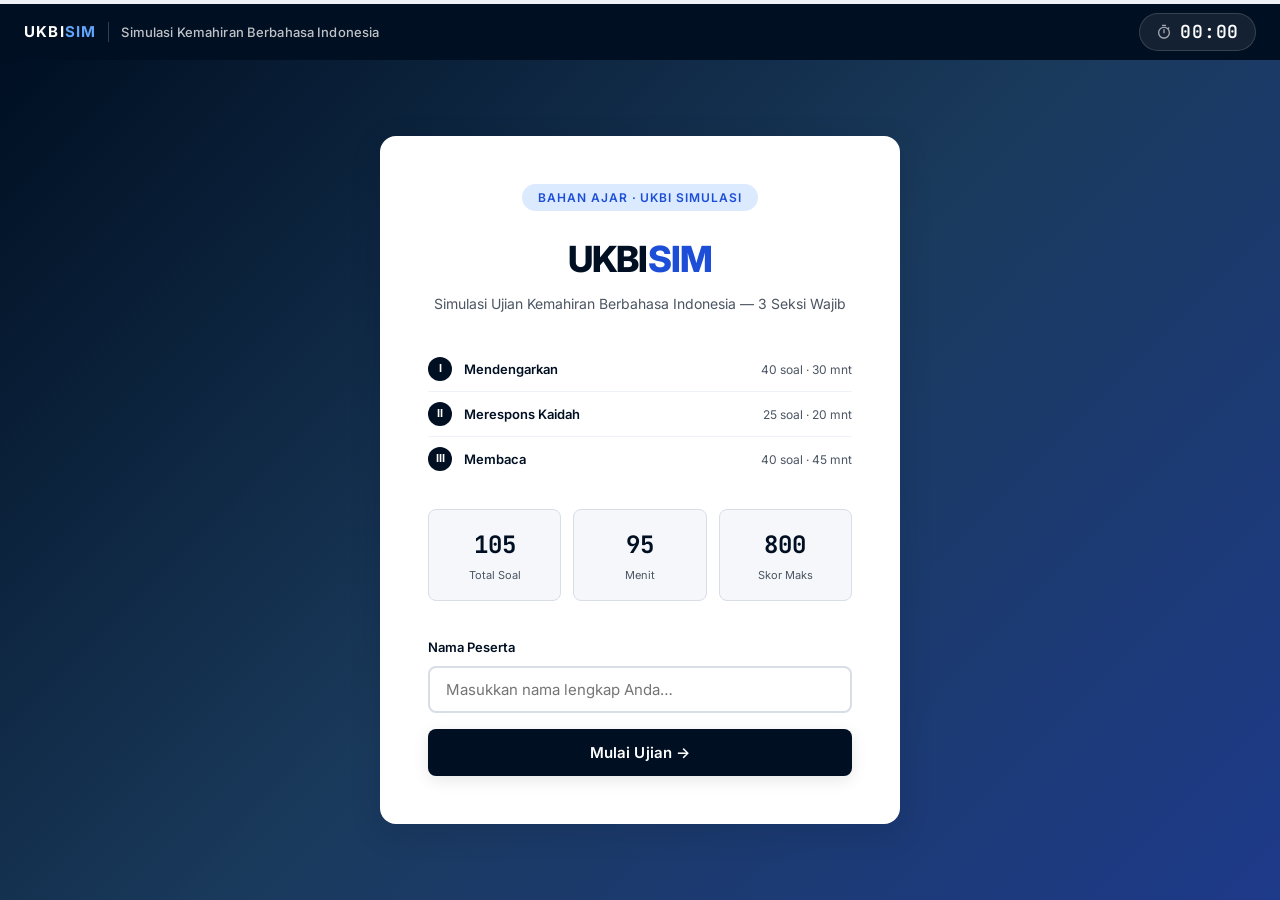
<file: index.html>
<!DOCTYPE html>
<html lang="id">
<head>
  <meta charset="UTF-8">
  <meta name="viewport" content="width=device-width, initial-scale=1.0">
  <meta name="description" content="Simulasi Ujian Kemahiran Berbahasa Indonesia (UKBI) — Latihan soal Seksi Mendengarkan, Merespons Kaidah, dan Membaca secara online dan gratis.">
  <title>UKBI Simulasi — Ujian Kemahiran Berbahasa Indonesia</title>
  <link rel="stylesheet" href="css/styles.css">
</head>
<body>

  <!-- ── Progress Bar (4px top) ─────────────────────── -->
  <div id="progress-bar-outer" aria-hidden="true">
    <div id="progress-bar-fill"></div>
  </div>

  <!-- ── App Header ─────────────────────────────────── -->
  <header id="app-header" role="banner">
    <div class="header-left">
      <div class="header-logo">UKBI<span>SIM</span></div>
      <div class="header-divider" aria-hidden="true"></div>
      <span id="header-section-title" aria-live="polite">Simulasi Kemahiran Berbahasa Indonesia</span>
    </div>
    <div class="header-right">
      <span id="header-peserta-name" aria-label="Nama peserta"></span>
      <div class="timer-wrap" id="timer-wrap" aria-label="Waktu tersisa">
        <svg class="timer-icon" width="16" height="16" viewBox="0 0 24 24" fill="currentColor">
          <path d="M15 1H9v2h6V1zm-4 13h2V8h-2v6zm8.03-6.61l1.42-1.42c-.43-.51-.9-.99-1.41-1.41l-1.42 1.42C16.07 4.74 14.12 4 12 4c-4.97 0-9 4.03-9 9s4.02 9 9 9 9-4.03 9-9c0-2.12-.74-4.07-1.97-5.61zM12 20c-3.87 0-7-3.13-7-7s3.13-7 7-7 7 3.13 7 7-3.13 7-7 7z"/>
        </svg>
        <span id="header-timer" role="timer" aria-live="off">00:00</span>
      </div>
    </div>
  </header>

  <!-- ── Main ───────────────────────────────────────── -->
  <main id="app-main" role="main">

    <!-- ════════════════════════════════════════════════
         VIEW: Landing
    ════════════════════════════════════════════════ -->
    <div id="view-landing" class="hidden" role="region" aria-label="Halaman Pembuka">
      <div class="landing-card">
        <div class="landing-badge">Bahan Ajar · UKBI Simulasi</div>
        <div class="landing-logo-big">UKBI<span>SIM</span></div>
        <p class="landing-subtitle">Simulasi Ujian Kemahiran Berbahasa Indonesia — 3 Seksi Wajib</p>

        <!-- Seksi list -->
        <div class="landing-seksi-list" role="list" aria-label="Daftar seksi ujian">
          <div class="seksi-row" role="listitem">
            <div class="seksi-num">I</div>
            <span class="seksi-name">Mendengarkan</span>
            <span class="seksi-meta">40 soal · 30 mnt</span>
          </div>
          <div class="seksi-row" role="listitem">
            <div class="seksi-num">II</div>
            <span class="seksi-name">Merespons Kaidah</span>
            <span class="seksi-meta">25 soal · 20 mnt</span>
          </div>
          <div class="seksi-row" role="listitem">
            <div class="seksi-num">III</div>
            <span class="seksi-name">Membaca</span>
            <span class="seksi-meta">40 soal · 45 mnt</span>
          </div>
        </div>

        <!-- Stats -->
        <div class="landing-stats" role="group" aria-label="Statistik ujian">
          <div class="stat-item">
            <span class="stat-num">105</span>
            <span class="stat-label">Total Soal</span>
          </div>
          <div class="stat-item">
            <span class="stat-num">95</span>
            <span class="stat-label">Menit</span>
          </div>
          <div class="stat-item">
            <span class="stat-num">800</span>
            <span class="stat-label">Skor Maks</span>
          </div>
        </div>

        <!-- Resume banner -->
        <div id="resume-banner" class="resume-banner hidden" role="alert">
          <strong>Sesi sebelumnya ditemukan!</strong> Kamu sempat mengerjakan sebagai
          <strong id="resume-name"></strong>. Lanjutkan?
          <div class="resume-actions">
            <button id="resume-btn">Lanjutkan Sesi</button>
            <button id="resume-dismiss">Mulai Baru</button>
          </div>
        </div>

        <!-- Form -->
        <label class="landing-form-label" for="landing-nama">Nama Peserta</label>
        <input
          type="text"
          id="landing-nama"
          placeholder="Masukkan nama lengkap Anda…"
          autocomplete="name"
          maxlength="80"
          aria-required="true"
        >
        <button id="landing-mulai-btn" type="button" aria-label="Mulai ujian UKBI simulasi">
          Mulai Ujian →
        </button>
      </div>
    </div>

    <!-- ════════════════════════════════════════════════
         VIEW: Transition
    ════════════════════════════════════════════════ -->
    <div id="view-transition" class="hidden" role="region" aria-label="Layar Transisi Seksi">
      <div class="transition-card">
        <div class="trans-icon" aria-hidden="true">📋</div>
        <h2 id="trans-title">Seksi —</h2>
        <p id="trans-durasi" aria-label="Durasi dan jumlah soal"></p>
        <p id="trans-instruksi"></p>
        <button id="trans-mulai-btn" type="button">Mulai Sekarang →</button>
      </div>
    </div>

    <!-- ════════════════════════════════════════════════
         VIEW: Exam
    ════════════════════════════════════════════════ -->
    <div id="view-exam" class="hidden" role="region" aria-label="Layar Ujian">
      <!-- Exam content (diisi oleh JS) -->
      <div id="exam-content" aria-live="polite" aria-label="Soal ujian"></div>

      <!-- Question Tracker -->
      <nav id="tracker-bar" role="navigation" aria-label="Navigasi soal">
        <div id="tracker-grid" role="list" aria-label="Daftar nomor soal"></div>
      </nav>
    </div>

    <!-- ════════════════════════════════════════════════
         VIEW: Result
    ════════════════════════════════════════════════ -->
    <div id="view-result" class="hidden" role="region" aria-label="Halaman Hasil Ujian">
      <div class="result-container">

        <!-- Header Card -->
        <div class="result-header-card">
          <div class="result-header-left">
            <h1>Hasil Ujian Selesai</h1>
            <p class="result-meta">
              Peserta: <strong id="result-peserta"></strong>
            </p>
            <p class="result-meta" id="result-tgl"></p>
            <p class="result-meta">Durasi total: <span id="result-durasi"></span></p>
          </div>
          <div class="result-header-right">
            <div class="result-komposit-label">Skor Komposit UKBI</div>
            <span id="result-komposit-skor" aria-label="Skor komposit"></span>
            <div id="result-komposit-predikat" aria-label="Predikat UKBI"></div>
          </div>
        </div>

        <!-- Per-seksi cards -->
        <div class="result-cards" role="list" aria-label="Skor per seksi">
          <div class="result-card" id="rc-s1" role="listitem" aria-label="Seksi 1"></div>
          <div class="result-card" id="rc-s2" role="listitem" aria-label="Seksi 2"></div>
          <div class="result-card" id="rc-s3" role="listitem" aria-label="Seksi 3"></div>
        </div>

        <!-- Actions -->
        <div class="result-actions">
          <button id="result-print-btn" type="button" aria-label="Cetak Sertifikat Kemahiran Resmi">
            🎓 Cetak Sertifikat (PDF)
          </button>
          <button id="result-export-btn" type="button" aria-label="Unduh laporan ujian dalam format JSON">
            ⬇ Unduh Data JSON
          </button>
          <button id="result-restart-btn" type="button" aria-label="Mulai ujian baru">
            ↺ Ujian Baru
          </button>
        </div>

        <!-- Review -->
        <h2 class="result-review-title">Rincian Jawaban</h2>
        <div id="result-review" aria-label="Tabel review jawaban"></div>

      </div>
    </div>

  </main>

  <!-- ── Scripts (order matters) ──────────────────────── -->
  <script src="js/utils/timer.js"></script>
  <script src="js/utils/audio.js"></script>
  <script src="js/utils/storage.js"></script>
  <script src="js/database_inline.js"></script>
  <script src="js/data.js"></script>
  <script src="js/sections/section1.js"></script>
  <script src="js/sections/section2.js"></script>
  <script src="js/sections/section3.js"></script>
  <script src="js/app.js"></script>

</body>
</html>
</file>
<file: css/styles.css>
/* ═══════════════════════════════════════════════════════════════
   UKBI Simulasi — Academic Precision Design System
   Google Fonts: Inter + JetBrains Mono
   ═══════════════════════════════════════════════════════════════ */
@import url('https://fonts.googleapis.com/css2?family=Inter:wght@300;400;500;600;700&family=JetBrains+Mono:wght@400;600&display=swap');

/* ── CSS Variables ────────────────────────────────────── */
:root {
  --c-primary:    #000f22;
  --c-primary-70: #1a3a5c;
  --c-primary-40: #4a7aa7;
  --c-primary-10: #e8f0f8;
  --c-accent:     #1d4ed8;
  --c-accent-light: #dbeafe;
  --c-surface:    #ffffff;
  --c-bg:         #f5f7fa;
  --c-bg2:        #eef1f5;
  --c-border:     #d8dde6;
  --c-border-focus: #1d4ed8;
  --c-text:       #000f22;
  --c-text-2:     #4b5563;
  --c-text-3:     #9ca3af;
  --c-success:    #166534;
  --c-success-bg: #dcfce7;
  --c-danger:     #991b1b;
  --c-danger-bg:  #fee2e2;
  --c-warn:       #92400e;
  --c-warn-bg:    #fef3c7;
  --c-amber:      #d97706;
  --c-amber-bg:   #fef9c3;

  --font-base: 'Inter', -apple-system, BlinkMacSystemFont, sans-serif;
  --font-mono: 'JetBrains Mono', 'Fira Code', monospace;
  --radius:    8px;
  --radius-lg: 16px;
  --shadow-sm: 0 1px 3px rgba(0,0,0,0.08), 0 1px 2px rgba(0,0,0,0.06);
  --shadow-md: 0 4px 16px rgba(0,15,34,0.10);
  --shadow-lg: 0 8px 32px rgba(0,15,34,0.14);
  --transition: 180ms cubic-bezier(0.4, 0, 0.2, 1);
}

/* ── Reset ────────────────────────────────────────────── */
*, *::before, *::after { box-sizing: border-box; margin: 0; padding: 0; }
html { font-size: 16px; -webkit-text-size-adjust: 100%; scroll-behavior: smooth; }
body {
  font-family: var(--font-base);
  color: var(--c-text);
  background: var(--c-bg);
  line-height: 1.6;
  height: 100vh;
  overflow: hidden;
  display: flex;
  flex-direction: column;
}
button { cursor: pointer; font-family: inherit; border: none; background: none; }
input  { font-family: inherit; }
.hidden { display: none !important; }

/* ── Progress Bar (top of page) ───────────────────────── */
#progress-bar-outer {
  height: 4px;
  background: var(--c-bg2);
  position: fixed;
  top: 0; left: 0; right: 0;
  z-index: 100;
}
#progress-bar-fill {
  height: 100%;
  background: linear-gradient(90deg, var(--c-accent) 0%, #60a5fa 100%);
  transition: width 0.4s ease;
  width: 0%;
}

/* ── Header ───────────────────────────────────────────── */
#app-header {
  height: 56px;
  background: var(--c-primary);
  color: #fff;
  display: flex;
  align-items: center;
  justify-content: space-between;
  padding: 0 24px;
  flex-shrink: 0;
  margin-top: 4px; /* space for progress bar */
  box-shadow: var(--shadow-md);
}
.header-left { display: flex; align-items: center; gap: 12px; }
.header-logo {
  font-weight: 700;
  font-size: 15px;
  letter-spacing: 0.08em;
  color: #fff;
  text-transform: uppercase;
}
.header-logo span { color: #60a5fa; }
.header-divider { width: 1px; height: 20px; background: rgba(255,255,255,0.2); }
#header-section-title {
  font-size: 13px;
  font-weight: 500;
  color: rgba(255,255,255,0.75);
  letter-spacing: 0.01em;
}
.header-right { display: flex; align-items: center; gap: 16px; }
.timer-wrap {
  display: flex;
  align-items: center;
  gap: 8px;
  background: rgba(255,255,255,0.08);
  border: 1px solid rgba(255,255,255,0.15);
  border-radius: 24px;
  padding: 4px 16px;
}
.timer-icon { opacity: 0.6; }
#header-timer {
  font-family: var(--font-mono);
  font-size: 18px;
  font-weight: 600;
  color: #fff;
  letter-spacing: 0.04em;
  min-width: 52px;
  text-align: center;
}
#header-timer.timer-warning {
  color: #fca5a5;
  animation: timer-pulse 1s ease-in-out infinite;
}
@keyframes timer-pulse {
  0%, 100% { opacity: 1; }
  50% { opacity: 0.6; }
}
#header-peserta-name {
  font-size: 13px;
  color: rgba(255,255,255,0.65);
  font-weight: 500;
}

/* ── Main content area ────────────────────────────────── */
#app-main {
  flex: 1;
  overflow: hidden;
  display: flex;
  flex-direction: column;
}

/* ── View: Landing ────────────────────────────────────── */
#view-landing {
  flex: 1;
  display: flex;
  align-items: center;
  justify-content: center;
  background: linear-gradient(135deg, var(--c-primary) 0%, var(--c-primary-70) 50%, #1e3a8a 100%);
  padding: 32px;
  overflow-y: auto;
}
.landing-card {
  background: var(--c-surface);
  border-radius: var(--radius-lg);
  box-shadow: var(--shadow-lg);
  padding: 48px;
  max-width: 520px;
  width: 100%;
  text-align: center;
}
.landing-badge {
  display: inline-block;
  background: var(--c-accent-light);
  color: var(--c-accent);
  font-size: 12px;
  font-weight: 600;
  letter-spacing: 0.08em;
  text-transform: uppercase;
  padding: 4px 16px;
  border-radius: 99px;
  margin-bottom: 20px;
}
.landing-logo-big {
  font-size: 36px;
  font-weight: 800;
  color: var(--c-primary);
  letter-spacing: -0.02em;
  margin-bottom: 4px;
}
.landing-logo-big span { color: var(--c-accent); }
.landing-subtitle {
  font-size: 14px;
  color: var(--c-text-2);
  margin-bottom: 32px;
}
.landing-stats {
  display: grid;
  grid-template-columns: repeat(3, 1fr);
  gap: 12px;
  margin-bottom: 36px;
}
.stat-item {
  background: var(--c-bg);
  border-radius: var(--radius);
  padding: 16px 8px;
  border: 1px solid var(--c-border);
}
.stat-num {
  font-size: 24px;
  font-weight: 700;
  color: var(--c-primary);
  font-family: var(--font-mono);
  display: block;
}
.stat-label {
  font-size: 11px;
  color: var(--c-text-2);
  margin-top: 2px;
  display: block;
}
.landing-form-label {
  display: block;
  font-size: 13px;
  font-weight: 600;
  color: var(--c-text);
  text-align: left;
  margin-bottom: 8px;
}
#landing-nama {
  width: 100%;
  padding: 12px 16px;
  border: 2px solid var(--c-border);
  border-radius: var(--radius);
  font-size: 15px;
  color: var(--c-text);
  transition: border-color var(--transition);
  background: var(--c-surface);
  margin-bottom: 12px;
}
#landing-nama:focus {
  outline: none;
  border-color: var(--c-border-focus);
  box-shadow: 0 0 0 3px rgba(29,78,216,0.12);
}
#landing-nama.input-error { border-color: var(--c-danger); }
#landing-mulai-btn {
  width: 100%;
  padding: 14px;
  background: var(--c-primary);
  color: #fff;
  border-radius: var(--radius);
  font-size: 15px;
  font-weight: 600;
  letter-spacing: 0.01em;
  transition: background var(--transition), transform var(--transition), box-shadow var(--transition);
  box-shadow: var(--shadow-md);
  margin-top: 4px;
}
#landing-mulai-btn:hover {
  background: var(--c-primary-70);
  transform: translateY(-1px);
  box-shadow: var(--shadow-lg);
}
.resume-banner {
  background: var(--c-warn-bg);
  border: 1px solid #fcd34d;
  border-radius: var(--radius);
  padding: 14px 18px;
  margin-bottom: 20px;
  text-align: left;
  font-size: 13px;
  color: var(--c-warn);
}
.resume-actions { display: flex; gap: 8px; margin-top: 10px; }
.resume-actions button {
  padding: 6px 14px;
  border-radius: 6px;
  font-size: 12px;
  font-weight: 600;
  cursor: pointer;
}
#resume-btn {
  background: var(--c-warn);
  color: #fff;
  border: none;
}
#resume-dismiss {
  background: transparent;
  color: var(--c-warn);
  border: 1px solid var(--c-warn);
}
.landing-seksi-list {
  text-align: left;
  margin-bottom: 28px;
}
.seksi-row {
  display: flex;
  align-items: center;
  gap: 12px;
  padding: 10px 0;
  border-bottom: 1px solid var(--c-bg2);
  font-size: 13px;
}
.seksi-row:last-child { border-bottom: none; }
.seksi-num {
  width: 24px;
  height: 24px;
  border-radius: 50%;
  background: var(--c-primary);
  color: #fff;
  font-size: 11px;
  font-weight: 700;
  display: flex;
  align-items: center;
  justify-content: center;
  flex-shrink: 0;
}
.seksi-name { font-weight: 600; color: var(--c-text); flex: 1; }
.seksi-meta { color: var(--c-text-2); font-size: 12px; }

/* ── View: Transition ─────────────────────────────────── */
#view-transition {
  flex: 1;
  display: flex;
  align-items: center;
  justify-content: center;
  background: var(--c-bg);
  padding: 32px;
}
.transition-card {
  background: var(--c-surface);
  border-radius: var(--radius-lg);
  box-shadow: var(--shadow-lg);
  padding: 48px;
  max-width: 540px;
  width: 100%;
  text-align: center;
}
.trans-icon {
  width: 64px;
  height: 64px;
  border-radius: 50%;
  background: var(--c-accent-light);
  color: var(--c-accent);
  display: flex;
  align-items: center;
  justify-content: center;
  margin: 0 auto 20px;
  font-size: 28px;
}
#trans-title {
  font-size: 24px;
  font-weight: 700;
  color: var(--c-primary);
  margin-bottom: 8px;
}
#trans-durasi {
  font-size: 13px;
  color: var(--c-text-2);
  margin-bottom: 20px;
  font-family: var(--font-mono);
}
#trans-instruksi {
  font-size: 14px;
  color: var(--c-text-2);
  line-height: 1.7;
  background: var(--c-bg);
  border-radius: var(--radius);
  padding: 16px;
  margin-bottom: 32px;
  text-align: left;
}
#trans-mulai-btn {
  padding: 14px 48px;
  background: var(--c-primary);
  color: #fff;
  border-radius: var(--radius);
  font-size: 15px;
  font-weight: 600;
  transition: all var(--transition);
  box-shadow: var(--shadow-md);
  border: none;
}
#trans-mulai-btn:hover {
  background: var(--c-primary-70);
  transform: translateY(-1px);
  box-shadow: var(--shadow-lg);
}

/* ── View: Exam ───────────────────────────────────────── */
#view-exam {
  flex: 1;
  display: flex;
  flex-direction: column;
  overflow: hidden;
}
#exam-content {
  flex: 1;
  overflow: hidden;
  display: flex;
}

/* ── Seksi I Layout ───────────────────────────────────── */
.s1-layout {
  display: flex;
  width: 100%;
  height: 100%;
  overflow: hidden;
}
.s1-left {
  width: 40%;
  background: var(--c-primary);
  display: flex;
  align-items: center;
  justify-content: center;
  padding: 24px;
  flex-shrink: 0;
}
.s1-right {
  flex: 1;
  background: var(--c-bg);
  display: flex;
  flex-direction: column;
  padding: 24px;
  overflow-y: auto;
  gap: 16px;
}

/* Audio Card */
.audio-card {
  background: rgba(255,255,255,0.06);
  border: 1px solid rgba(255,255,255,0.12);
  border-radius: var(--radius-lg);
  padding: 32px 28px;
  width: 100%;
  text-align: center;
  backdrop-filter: blur(8px);
}
.audio-monolog-label {
  font-size: 11px;
  font-weight: 600;
  letter-spacing: 0.1em;
  text-transform: uppercase;
  color: rgba(255,255,255,0.5);
  margin-bottom: 8px;
}
.audio-title {
  font-size: 18px;
  font-weight: 700;
  color: #fff;
  margin-bottom: 24px;
  line-height: 1.4;
}
.audio-waveform {
  display: flex;
  align-items: center;
  justify-content: center;
  gap: 3px;
  height: 64px;
  margin-bottom: 12px;
}
.audio-progress-bar {
  width: 100%;
  height: 4px;
  background: rgba(255, 255, 255, 0.15);
  border-radius: 2px;
  overflow: hidden;
  margin-bottom: 8px;
}
.audio-progress-fill {
  width: 0%;
  height: 100%;
  background: #3b82f6; /* bright blue progress bar */
  transition: width 0.1s linear;
}
.audio-time {
  font-size: 11px;
  color: rgba(255, 255, 255, 0.6);
  font-family: var(--font-mono);
  margin-bottom: 12px;
  text-align: right;
  letter-spacing: 0.05em;
}
.audio-status {
  font-size: 12px;
  color: rgba(255,255,255,0.5);
  margin-bottom: 20px;
  font-family: var(--font-mono);
}
.audio-play-btn {
  display: flex;
  align-items: center;
  justify-content: center;
  gap: 10px;
  background: #fff;
  color: var(--c-primary);
  border-radius: 99px;
  padding: 12px 28px;
  font-size: 14px;
  font-weight: 700;
  transition: all var(--transition);
  border: none;
  margin: 0 auto;
  width: 100%;
  max-width: 200px;
}
.audio-play-btn:hover:not(:disabled) {
  background: var(--c-accent-light);
  color: var(--c-accent);
  transform: scale(1.02);
}
.audio-play-btn:disabled, .audio-play-btn.played {
  opacity: 0.45;
  cursor: not-allowed;
  background: rgba(255,255,255,0.2);
  color: rgba(255,255,255,0.6);
}
.audio-play-btn.playing { background: #60a5fa; color: var(--c-primary); }
.audio-rule {
  display: flex;
  align-items: center;
  justify-content: center;
  gap: 6px;
  font-size: 11px;
  color: rgba(255,255,255,0.35);
  margin-top: 20px;
}

/* ── Seksi II Layout ──────────────────────────────────── */
.s2-layout {
  width: 100%;
  height: 100%;
  display: flex;
  align-items: flex-start;
  justify-content: center;
  overflow-y: auto;
  padding: 24px;
  background: var(--c-bg);
}
.s2-content {
  width: 100%;
  max-width: 760px;
  display: flex;
  flex-direction: column;
  gap: 16px;
}
.s2-kalimat {
  background: var(--c-bg2);
  border-left: 4px solid var(--c-accent);
  border-radius: 0 var(--radius) var(--radius) 0;
  padding: 16px 20px;
  font-size: 15px;
  line-height: 1.75;
  color: var(--c-text);
}
.s2-kalimat u { text-decoration: underline; text-underline-offset: 3px; font-weight: 600; }
.s2-tipe-badge {
  display: inline-flex;
  align-items: center;
  gap: 6px;
  font-size: 11px;
  font-weight: 600;
  letter-spacing: 0.07em;
  text-transform: uppercase;
  padding: 4px 12px;
  border-radius: 99px;
  width: fit-content;
}
.tipe-ejaan   { background: #e0f2fe; color: #0369a1; }
.tipe-kbbi    { background: #dcfce7; color: #166534; }
.tipe-tbbbi   { background: #fdf4ff; color: #7e22ce; }
.s2-pilihan-btn {
  flex-direction: row;
  align-items: flex-start !important;
}

/* ── Seksi III Layout ─────────────────────────────────── */
.s3-layout {
  display: flex;
  width: 100%;
  height: 100%;
  overflow: hidden;
}
.s3-left {
  width: 46%;
  background: var(--c-surface);
  border-right: 1px solid var(--c-border);
  display: flex;
  flex-direction: column;
  flex-shrink: 0;
}
.wacana-header {
  padding: 20px 24px 12px;
  border-bottom: 1px solid var(--c-border);
  flex-shrink: 0;
}
.wacana-label {
  font-size: 11px;
  font-weight: 600;
  letter-spacing: 0.08em;
  text-transform: uppercase;
  color: var(--c-accent);
  margin-bottom: 4px;
}
.wacana-judul {
  font-size: 16px;
  font-weight: 700;
  color: var(--c-primary);
  line-height: 1.4;
}
.wacana-scroll-wrapper {
  flex: 1;
  position: relative;
  overflow: hidden;
}
.wacana-body {
  height: 100%;
  overflow-y: auto;
  padding: 20px 24px;
  scroll-behavior: smooth;
}
.wacana-para {
  font-size: 14px;
  line-height: 1.8;
  color: var(--c-text);
  margin-bottom: 16px;
  text-align: justify;
}
.scroll-mask-top, .scroll-mask-bottom {
  position: absolute;
  left: 0; right: 0;
  height: 40px;
  pointer-events: none;
  transition: opacity 0.2s;
  z-index: 2;
}
.scroll-mask-top {
  top: 0;
  background: linear-gradient(to bottom, var(--c-surface), transparent);
  opacity: 0;
}
.scroll-mask-bottom {
  bottom: 0;
  background: linear-gradient(to top, var(--c-surface), transparent);
}
.wacana-sumber {
  padding: 8px 24px 12px;
  font-size: 11px;
  color: var(--c-text-3);
  border-top: 1px solid var(--c-border);
  font-style: italic;
  flex-shrink: 0;
}
.s3-right {
  flex: 1;
  background: var(--c-bg);
  display: flex;
  flex-direction: column;
  padding: 24px;
  overflow-y: auto;
  gap: 16px;
}

/* ── Shared Soal Components ───────────────────────────── */
.soal-header {
  display: flex;
  align-items: center;
  justify-content: space-between;
}
.soal-badge {
  font-size: 12px;
  font-weight: 600;
  color: var(--c-text-2);
  font-family: var(--font-mono);
}
.flag-btn {
  display: flex;
  align-items: center;
  gap: 6px;
  font-size: 12px;
  font-weight: 600;
  color: var(--c-text-3);
  padding: 6px 12px;
  border-radius: 6px;
  border: 1px solid var(--c-border);
  background: var(--c-surface);
  transition: all var(--transition);
}
.flag-btn:hover { color: var(--c-amber); border-color: var(--c-amber); }
.flag-btn.flagged {
  background: var(--c-amber-bg);
  color: var(--c-amber);
  border-color: var(--c-amber);
}
.soal-instruksi {
  font-size: 14px;
  font-weight: 600;
  color: var(--c-text);
  line-height: 1.5;
}
.soal-pertanyaan {
  font-size: 15px;
  font-weight: 600;
  color: var(--c-text);
  line-height: 1.6;
  background: var(--c-surface);
  border: 1px solid var(--c-border);
  border-radius: var(--radius);
  padding: 16px 20px;
  box-shadow: var(--shadow-sm);
}
.soal-pilihan {
  display: flex;
  flex-direction: column;
  gap: 10px;
}
.pilihan-btn {
  display: flex;
  align-items: center;
  gap: 14px;
  background: var(--c-surface);
  border: 2px solid var(--c-border);
  border-radius: var(--radius);
  padding: 14px 18px;
  text-align: left;
  transition: all var(--transition);
  font-size: 14px;
  color: var(--c-text);
  width: 100%;
  box-shadow: var(--shadow-sm);
}
.pilihan-btn:hover:not(.selected) {
  border-color: var(--c-primary-40);
  background: var(--c-primary-10);
  transform: translateX(2px);
}
.pilihan-btn.selected {
  border-color: var(--c-primary);
  background: var(--c-primary-10);
  box-shadow: 0 0 0 3px rgba(0,15,34,0.08);
}
.pilihan-key {
  width: 30px;
  height: 30px;
  border-radius: 50%;
  background: var(--c-bg2);
  color: var(--c-text-2);
  font-weight: 700;
  font-size: 13px;
  display: flex;
  align-items: center;
  justify-content: center;
  flex-shrink: 0;
  transition: all var(--transition);
}
.pilihan-btn.selected .pilihan-key {
  background: var(--c-primary);
  color: #fff;
}
.pilihan-text { line-height: 1.5; }
.soal-nav {
  display: flex;
  gap: 12px;
  margin-top: 4px;
}
.nav-btn {
  flex: 1;
  padding: 12px;
  border-radius: var(--radius);
  font-size: 14px;
  font-weight: 600;
  transition: all var(--transition);
  border: none;
}
.nav-btn.primary {
  background: var(--c-primary);
  color: #fff;
  box-shadow: var(--shadow-sm);
}
.nav-btn.primary:hover:not(:disabled) {
  background: var(--c-primary-70);
  transform: translateY(-1px);
  box-shadow: var(--shadow-md);
}
.nav-btn.secondary {
  background: var(--c-surface);
  color: var(--c-text-2);
  border: 1px solid var(--c-border);
}
.nav-btn.secondary:hover:not(:disabled) {
  border-color: var(--c-primary-40);
  color: var(--c-primary);
}
.nav-btn:disabled {
  opacity: 0.35;
  cursor: not-allowed;
  transform: none !important;
}

/* ── Question Tracker (Bottom Nav) ────────────────────── */
#tracker-bar {
  height: 88px;
  background: var(--c-surface);
  border-top: 1px solid var(--c-border);
  display: flex;
  align-items: center;
  padding: 0 16px;
  flex-shrink: 0;
  box-shadow: 0 -2px 8px rgba(0,0,0,0.06);
}
#tracker-grid {
  display: flex;
  flex-wrap: nowrap;
  gap: 4px;
  overflow-x: auto;
  flex: 1;
  padding-bottom: 4px;
  scrollbar-width: thin;
}
.tracker-chip {
  width: 32px;
  height: 32px;
  border-radius: 6px;
  font-size: 11px;
  font-weight: 600;
  font-family: var(--font-mono);
  display: flex;
  align-items: center;
  justify-content: center;
  border: 1px solid var(--c-border);
  background: var(--c-bg2);
  color: var(--c-text-3);
  transition: all var(--transition);
  flex-shrink: 0;
  cursor: pointer;
}
.tracker-chip:hover { border-color: var(--c-primary-40); color: var(--c-primary); }
.tracker-chip.active {
  background: var(--c-primary);
  color: #fff;
  border-color: var(--c-primary);
  transform: scale(1.1);
}
.tracker-chip.answered {
  background: var(--c-accent-light);
  color: var(--c-accent);
  border-color: #93c5fd;
}
.tracker-chip.flagged {
  background: var(--c-amber-bg);
  color: var(--c-amber);
  border-color: #fcd34d;
}
.tracker-monolog-label {
  font-size: 11px;
  font-weight: 600;
  letter-spacing: 0.06em;
  text-transform: uppercase;
  color: var(--c-text-3);
  white-space: nowrap;
  padding-right: 12px;
  flex-shrink: 0;
  align-self: center;
  border-right: 1px solid var(--c-border);
  margin-right: 8px;
}

/* ── View: Result ─────────────────────────────────────── */
#view-result {
  flex: 1;
  overflow-y: auto;
  background: var(--c-bg);
  padding: 32px;
}
.result-container { max-width: 900px; margin: 0 auto; }
.result-header-card {
  background: var(--c-primary);
  color: #fff;
  border-radius: var(--radius-lg);
  padding: 32px;
  margin-bottom: 24px;
  display: flex;
  justify-content: space-between;
  align-items: center;
}
.result-header-left h1 {
  font-size: 22px;
  font-weight: 700;
  margin-bottom: 4px;
}
.result-meta { font-size: 13px; color: rgba(255,255,255,0.6); }
.result-header-right { text-align: right; }
.result-komposit-label {
  font-size: 11px;
  text-transform: uppercase;
  letter-spacing: 0.08em;
  color: rgba(255,255,255,0.5);
  margin-bottom: 4px;
}
#result-komposit-skor {
  font-size: 52px;
  font-weight: 800;
  font-family: var(--font-mono);
  line-height: 1;
  display: block;
  margin-bottom: 8px;
}
#result-komposit-predikat {
  display: inline-block;
  padding: 4px 18px;
  border-radius: 99px;
  font-size: 13px;
  font-weight: 700;
}
.result-cards {
  display: grid;
  grid-template-columns: repeat(3, 1fr);
  gap: 16px;
  margin-bottom: 24px;
}
.result-card {
  background: var(--c-surface);
  border: 1px solid var(--c-border);
  border-radius: var(--radius-lg);
  padding: 24px;
  text-align: center;
  box-shadow: var(--shadow-sm);
}
.result-card-label { font-size: 12px; color: var(--c-text-2); margin-bottom: 12px; font-weight: 600; }
.result-card-skor { font-size: 36px; font-weight: 800; font-family: var(--font-mono); display: block; margin-bottom: 4px; }
.result-card-benar { font-size: 12px; color: var(--c-text-3); margin-bottom: 10px; }
.result-card-predikat {
  display: inline-block;
  padding: 3px 14px;
  border-radius: 99px;
  font-size: 12px;
  font-weight: 700;
}
.result-actions {
  display: flex;
  gap: 12px;
  margin-bottom: 32px;
}
.result-actions button {
  flex: 1;
  padding: 14px;
  border-radius: var(--radius);
  font-size: 14px;
  font-weight: 600;
  transition: all var(--transition);
}
#result-print-btn {
  background: #059669; /* emerald green for certificate printing */
  color: #fff;
  border: none;
  box-shadow: var(--shadow-sm);
}
#result-print-btn:hover {
  background: #047857;
  transform: translateY(-1px);
}
#result-export-btn {
  background: var(--c-surface);
  color: var(--c-text-2);
  border: 1px solid var(--c-border);
}
#result-export-btn:hover {
  border-color: var(--c-primary-40);
  color: var(--c-primary);
}
#result-restart-btn {
  background: var(--c-surface);
  color: var(--c-text-2);
  border: 1px solid var(--c-border);
}
#result-restart-btn:hover { border-color: var(--c-primary-40); color: var(--c-primary); }
.result-review-title {
  font-size: 18px;
  font-weight: 700;
  color: var(--c-primary);
  margin-bottom: 16px;
}
.review-section { margin-bottom: 32px; }
.review-title {
  font-size: 15px;
  font-weight: 700;
  color: var(--c-primary);
  margin-bottom: 12px;
  padding-bottom: 8px;
  border-bottom: 2px solid var(--c-border);
}
.review-table {
  width: 100%;
  border-collapse: collapse;
  background: var(--c-surface);
  border-radius: var(--radius);
  overflow: hidden;
  box-shadow: var(--shadow-sm);
  font-size: 13px;
}
.review-table th {
  background: var(--c-bg2);
  padding: 10px 14px;
  text-align: left;
  font-weight: 600;
  color: var(--c-text-2);
  border-bottom: 1px solid var(--c-border);
}
.review-table td {
  padding: 9px 14px;
  border-bottom: 1px solid var(--c-bg2);
  font-family: var(--font-mono);
  font-size: 12px;
}
.row-benar td { background: #f0fdf4; }
.row-salah td { background: #fff5f5; }
.status-chip {
  display: inline-flex;
  align-items: center;
  justify-content: center;
  width: 22px;
  height: 22px;
  border-radius: 50%;
  font-size: 12px;
  font-weight: 700;
}
.chip-benar { background: var(--c-success-bg); color: var(--c-success); }
.chip-salah { background: var(--c-danger-bg); color: var(--c-danger); }

/* ── Responsive tweaks ────────────────────────────────── */
@media (max-width: 900px) {
  .s1-left, .s3-left { width: 100%; height: 220px; }
  .s1-layout, .s3-layout { flex-direction: column; overflow-y: auto; }
  .result-cards { grid-template-columns: 1fr; }
  .result-header-card { flex-direction: column; gap: 16px; text-align: center; }
}

/* ── Scrollbar styling ────────────────────────────────── */
::-webkit-scrollbar { width: 6px; height: 6px; }
::-webkit-scrollbar-track { background: transparent; }
::-webkit-scrollbar-thumb { background: var(--c-border); border-radius: 99px; }
::-webkit-scrollbar-thumb:hover { background: var(--c-primary-40); }
</file>
